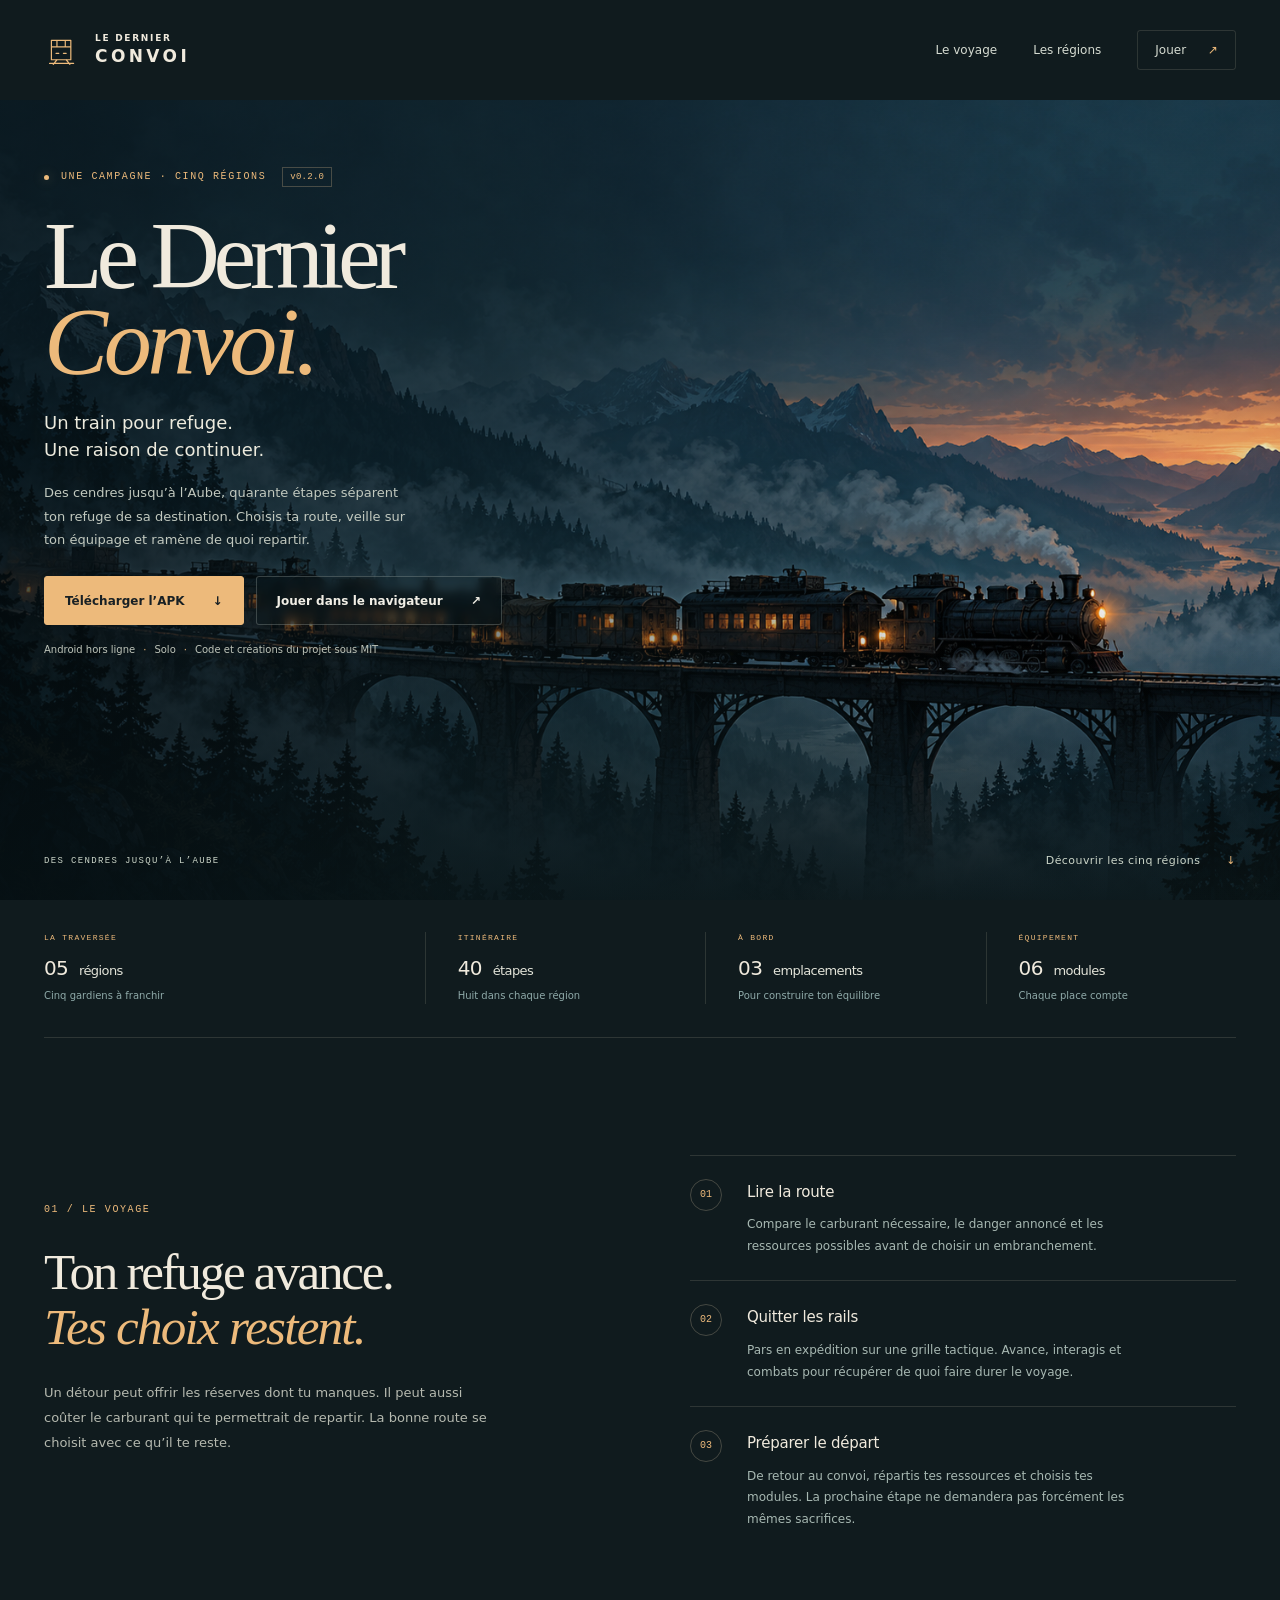
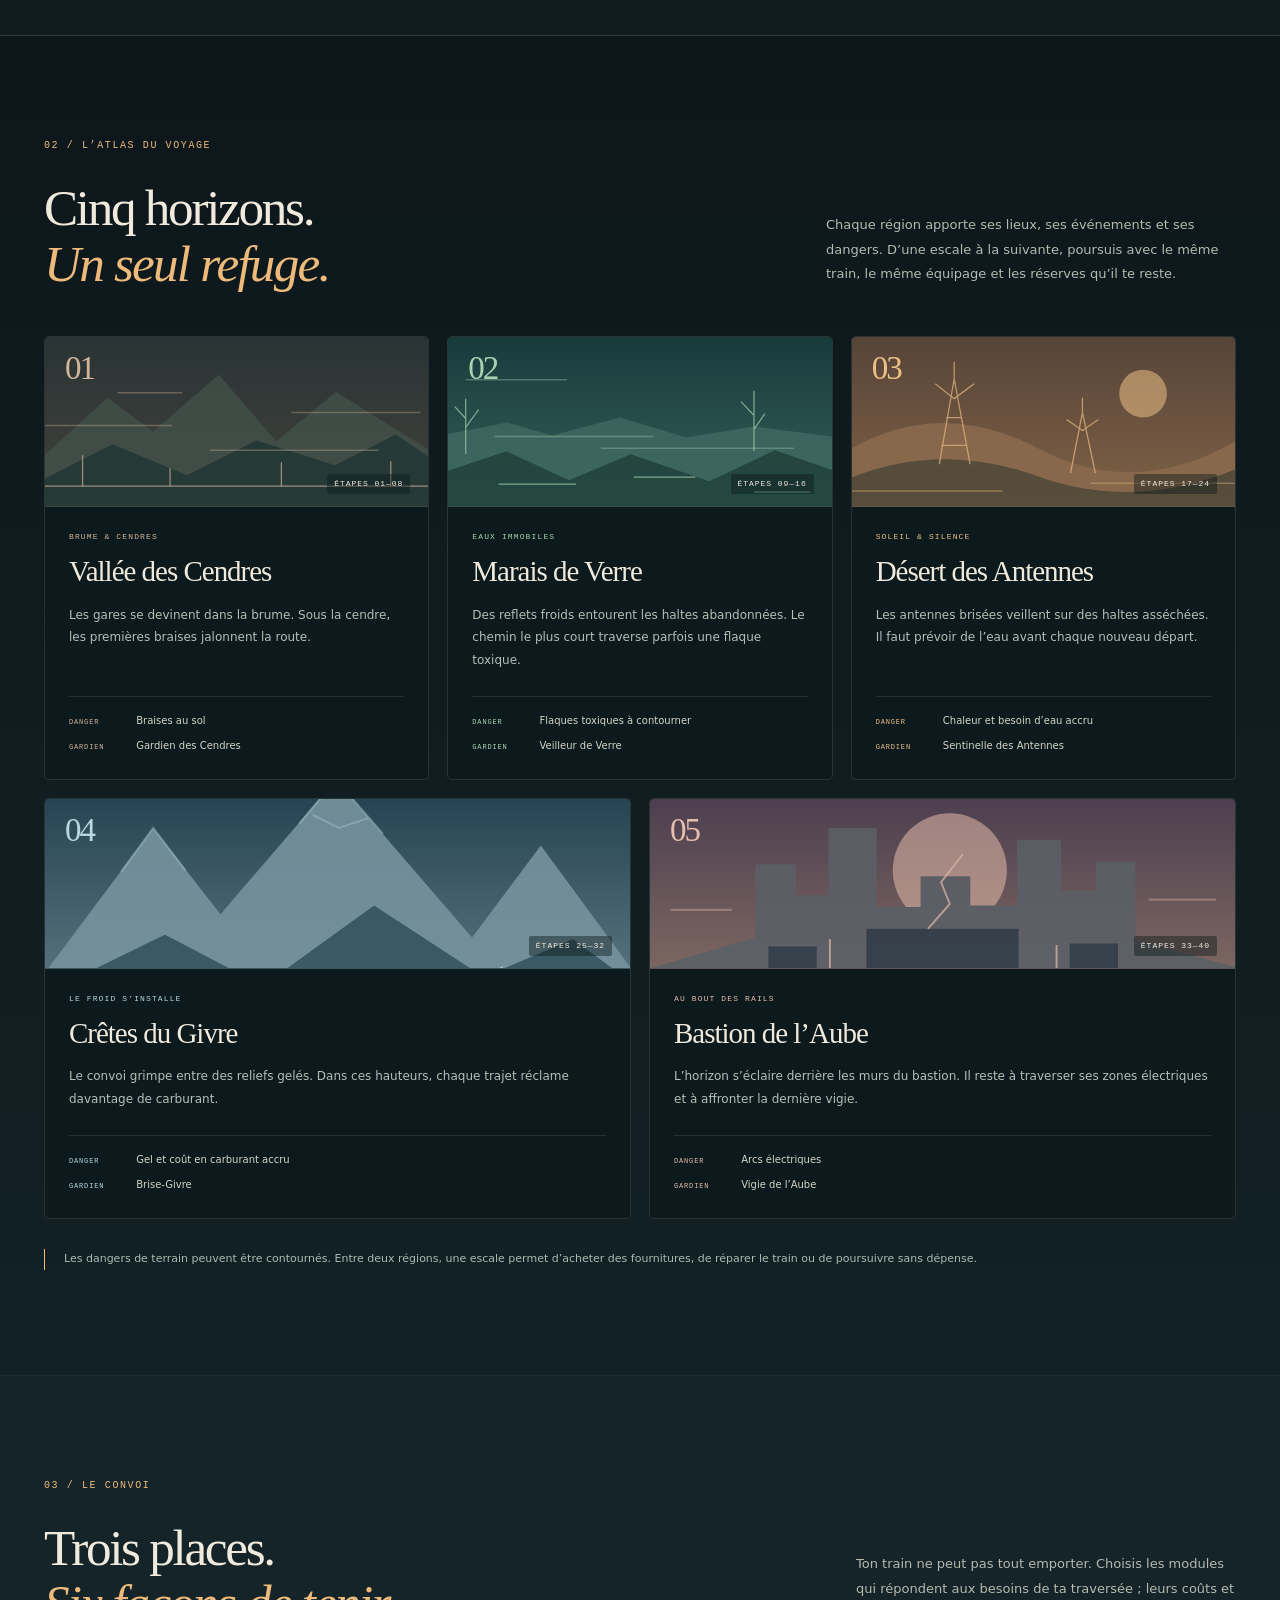
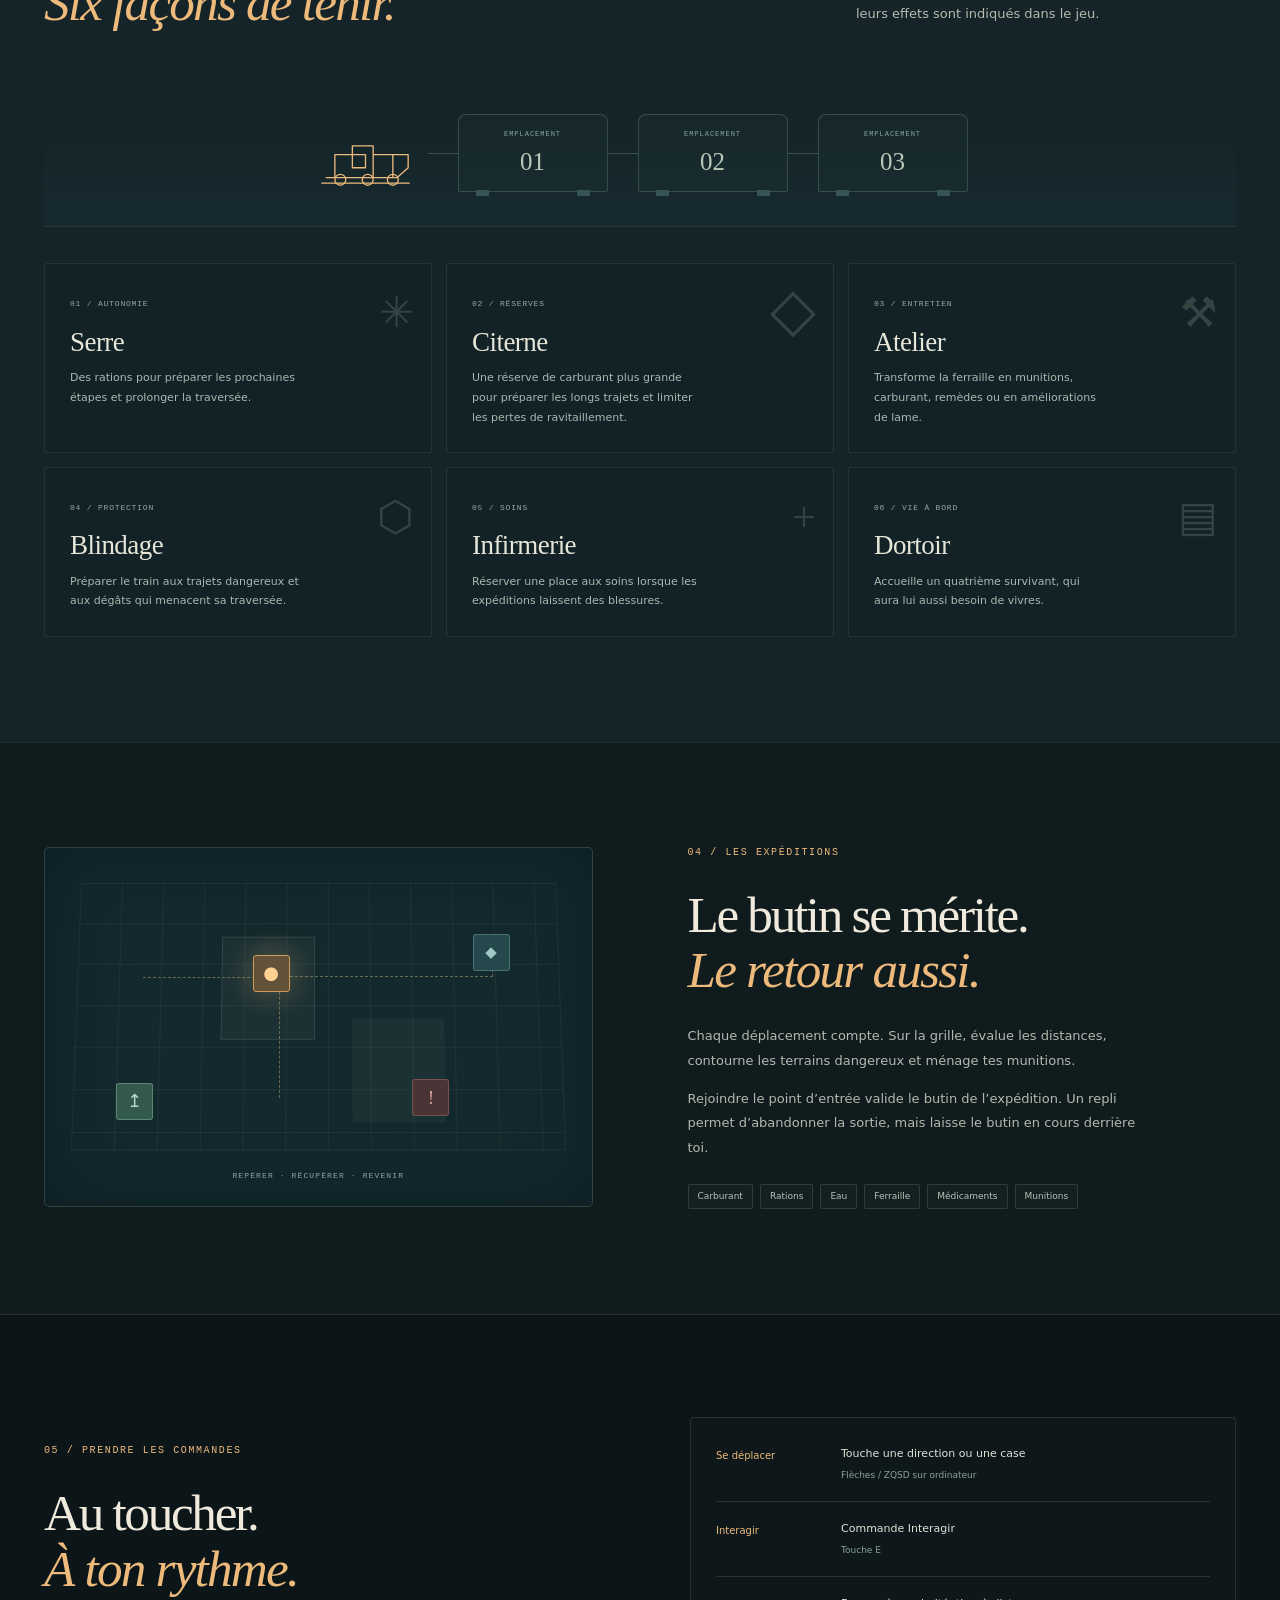
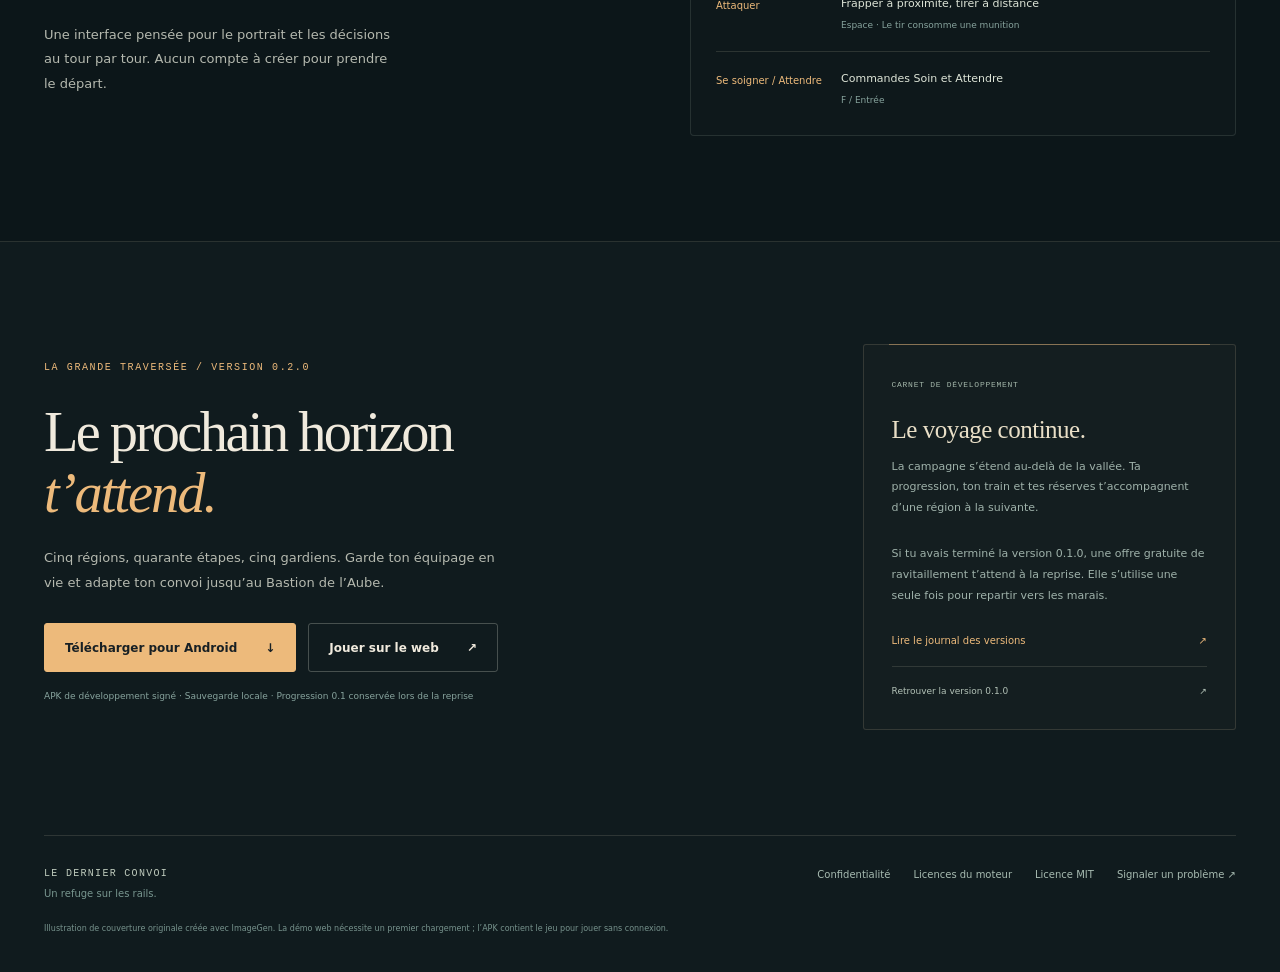
<file: docs/index.html>
<!doctype html>
<html lang="fr">
<head>
  <meta charset="utf-8">
  <meta name="viewport" content="width=device-width,initial-scale=1,viewport-fit=cover">
  <meta name="theme-color" content="#101b1e">
  <meta name="description" content="Cinq régions, quarante étapes et un train pour refuge. Le Dernier Convoi, jeu de survie et de stratégie Android entièrement hors ligne. Version 0.2.0.">
  <meta property="og:title" content="Le Dernier Convoi — un refuge sur les rails">
  <meta property="og:description" content="Des cendres jusqu’à l’Aube : cinq régions, cinq gardiens et quarante étapes. Choisis ta route, aménage ton train et reviens de chaque expédition. Version 0.2.0.">
  <meta property="og:image" content="https://zachiran42.github.io/le-dernier-convoi/assets/key-art.png">
  <meta http-equiv="Content-Security-Policy" content="default-src 'self'; script-src 'none'; style-src 'self'; img-src 'self' data:; connect-src 'none'; object-src 'none'; base-uri 'self'; form-action 'none'">
  <title>Le Dernier Convoi — un refuge sur les rails</title>
  <link rel="stylesheet" href="style.css?v=0.2.0">
</head>
<body>
  <a class="skip-link" href="#voyage">Aller au contenu</a>
  <header class="header">
    <a class="wordmark" href="./" aria-label="Le Dernier Convoi, accueil">
      <svg class="brand-mark" viewBox="0 0 40 40" aria-hidden="true"><path d="M8 9h21v21H8zM8 16h21M14 9v7M23 9v7M6 34h26M14 30l-4 5M24 30l4 5"/><path d="M13 23h3m5 0h3"/></svg>
      <span>LE DERNIER<br><strong>CONVOI</strong></span>
    </a>
    <nav class="nav" aria-label="Navigation principale">
      <a href="#voyage">Le voyage</a>
      <a href="#regions">Les régions</a>
      <a class="nav-play" href="play/index.html?v=0.2.0">Jouer <span aria-hidden="true">↗</span></a>
    </nav>
  </header>

  <main>
    <section class="hero" aria-labelledby="game-title">
      <img class="hero-art" src="assets/key-art.png" width="1672" height="941" alt="Un long train aux fenêtres ambrées traverse un viaduc au milieu des pins et des montagnes noyées dans la brume." fetchpriority="high">
      <div class="hero-shade" aria-hidden="true"></div>
      <div class="hero-content container">
        <p class="eyebrow"><span class="status-light" aria-hidden="true"></span> UNE CAMPAGNE · CINQ RÉGIONS <span class="version">v0.2.0</span></p>
        <h1 id="game-title">Le Dernier<br><em>Convoi.</em></h1>
        <p class="hero-line">Un train pour refuge.<br>Une raison de continuer.</p>
        <p class="hero-description">Des cendres jusqu’à l’Aube, quarante étapes séparent ton refuge de sa destination. Choisis ta route, veille sur ton équipage et ramène de quoi repartir.</p>
        <div class="actions">
          <a class="button primary" href="https://github.com/Zachiran42/le-dernier-convoi/releases/download/v0.2.0/le-dernier-convoi-0.2.0.apk" download><span>Télécharger l’APK</span><span aria-hidden="true">↓</span></a>
          <a class="button ghost" href="play/index.html?v=0.2.0">Jouer dans le navigateur <span aria-hidden="true">↗</span></a>
        </div>
        <p class="hero-meta">Android hors ligne <span>·</span> Solo <span>·</span> Code et créations du projet sous MIT</p>
      </div>
      <div class="hero-bottom container"><span>DES CENDRES JUSQU’À L’AUBE</span><a href="#regions">Découvrir les cinq régions <span aria-hidden="true">↓</span></a></div>
    </section>

    <div class="ticket container" aria-label="Contenu de la version 0.2.0">
      <div><small>LA TRAVERSÉE</small><strong>05 <i>régions</i></strong><span>Cinq gardiens à franchir</span></div>
      <div><small>ITINÉRAIRE</small><strong>40 <i>étapes</i></strong><span>Huit dans chaque région</span></div>
      <div><small>À BORD</small><strong>03 <i>emplacements</i></strong><span>Pour construire ton équilibre</span></div>
      <div><small>ÉQUIPEMENT</small><strong>06 <i>modules</i></strong><span>Chaque place compte</span></div>
    </div>

    <section id="voyage" class="section container voyage" aria-labelledby="voyage-title">
      <div class="section-intro">
        <p class="eyebrow">01 / LE VOYAGE</p>
        <h2 id="voyage-title">Ton refuge avance.<br><em>Tes choix restent.</em></h2>
        <p>Un détour peut offrir les réserves dont tu manques. Il peut aussi coûter le carburant qui te permettrait de repartir. La bonne route se choisit avec ce qu’il te reste.</p>
      </div>
      <div class="journey-steps">
        <article><span class="step-number">01</span><div><h3>Lire la route</h3><p>Compare le carburant nécessaire, le danger annoncé et les ressources possibles avant de choisir un embranchement.</p></div></article>
        <article><span class="step-number">02</span><div><h3>Quitter les rails</h3><p>Pars en expédition sur une grille tactique. Avance, interagis et combats pour récupérer de quoi faire durer le voyage.</p></div></article>
        <article><span class="step-number">03</span><div><h3>Préparer le départ</h3><p>De retour au convoi, répartis tes ressources et choisis tes modules. La prochaine étape ne demandera pas forcément les mêmes sacrifices.</p></div></article>
      </div>
    </section>

    <section id="regions" class="section regions-section" aria-labelledby="regions-title">
      <div class="container">
        <div class="section-heading"><div><p class="eyebrow">02 / L’ATLAS DU VOYAGE</p><h2 id="regions-title">Cinq horizons.<br><em>Un seul refuge.</em></h2></div><p>Chaque région apporte ses lieux, ses événements et ses dangers. D’une escale à la suivante, poursuis avec le même train, le même équipage et les réserves qu’il te reste.</p></div>
        <div class="region-grid">
          <article class="region-card region-ash" aria-labelledby="region-ash-title">
            <div class="region-art" aria-hidden="true"><svg viewBox="0 0 400 170" preserveAspectRatio="xMidYMid slice"><path class="land-back" d="M0 125 70 61 116 95 182 38 240 105 300 55 400 118V170H0Z"/><path class="land-front" d="M0 146 75 108 150 139 220 104 299 129 360 98 400 125V170H0Z"/><path class="land-detail" d="M0 150H400M45 151V119M355 151V125M133 151V132M245 151V126"/><path class="atmosphere" d="M5 89h130m38 25h170M80 56h65m110 20h130"/></svg><span class="region-number">01</span><span class="region-distance">ÉTAPES 01—08</span></div>
            <div class="region-copy"><p class="region-kicker">BRUME &amp; CENDRES</p><h3 id="region-ash-title">Vallée des Cendres</h3><p>Les gares se devinent dans la brume. Sous la cendre, les premières braises jalonnent la route.</p><p class="region-danger"><span>DANGER</span> Braises au sol</p><p class="region-guardian"><span>GARDIEN</span> Gardien des Cendres</p></div>
          </article>
          <article class="region-card region-glass" aria-labelledby="region-glass-title">
            <div class="region-art" aria-hidden="true"><svg viewBox="0 0 400 170" preserveAspectRatio="xMidYMid slice"><path class="land-back" d="M0 99 67 86 112 99 180 81 247 101 315 90 400 101V170H0Z"/><path class="land-front" d="M0 137 66 115 129 144 191 118 270 145 336 114 400 136V170H0Z"/><path class="land-detail" d="M25 118V62m0 20-11-12m11 21 13-18m277 42V54m0 25-13-14m13 28 11-16M58 148h78m58-7h62m59 15h57"/><path class="atmosphere" d="M54 100h160m-53 12h194M25 43h102"/></svg><span class="region-number">02</span><span class="region-distance">ÉTAPES 09—16</span></div>
            <div class="region-copy"><p class="region-kicker">EAUX IMMOBILES</p><h3 id="region-glass-title">Marais de Verre</h3><p>Des reflets froids entourent les haltes abandonnées. Le chemin le plus court traverse parfois une flaque toxique.</p><p class="region-danger"><span>DANGER</span> Flaques toxiques à contourner</p><p class="region-guardian"><span>GARDIEN</span> Veilleur de Verre</p></div>
          </article>
          <article class="region-card region-signal" aria-labelledby="region-signal-title">
            <div class="region-art" aria-hidden="true"><svg viewBox="0 0 400 170" preserveAspectRatio="xMidYMid slice"><circle class="region-sun" cx="300" cy="57" r="24"/><path class="land-back" d="M0 116Q94 59 194 112T400 101V170H0Z"/><path class="land-front" d="M0 144Q94 104 194 140T400 130V170H0Z"/><path class="land-detail" d="m95 128 15-86 16 86m-24-47h16m-21 28h26M110 42V25m-19 22 19 15 20-15m97 90 12-61 13 61m-13-61V61m-16 22 16 11 16-11"/><path class="atmosphere" d="M0 155h159m88-8h153"/></svg><span class="region-number">03</span><span class="region-distance">ÉTAPES 17—24</span></div>
            <div class="region-copy"><p class="region-kicker">SOLEIL &amp; SILENCE</p><h3 id="region-signal-title">Désert des Antennes</h3><p>Les antennes brisées veillent sur des haltes asséchées. Il faut prévoir de l’eau avant chaque nouveau départ.</p><p class="region-danger"><span>DANGER</span> Chaleur et besoin d’eau accru</p><p class="region-guardian"><span>GARDIEN</span> Sentinelle des Antennes</p></div>
          </article>
          <article class="region-card region-frost" aria-labelledby="region-frost-title">
            <div class="region-art" aria-hidden="true"><svg viewBox="0 0 400 170" preserveAspectRatio="xMidYMid slice"><path class="land-back" d="m0 146 74-99 46 59 79-92 93 108 47-63 61 83v28H0Z"/><path class="atmosphere" d="m52 77 22-30 22 29m78-32 25-30 32 37m-9-11-21 7-18-9"/><path class="land-front" d="M0 160 82 120 149 155 225 100 300 149 361 123 400 152V170H0Z"/><path class="land-detail" d="M0 155h400m-300-2 23-9m171 9 19-11"/></svg><span class="region-number">04</span><span class="region-distance">ÉTAPES 25—32</span></div>
            <div class="region-copy"><p class="region-kicker">LE FROID S’INSTALLE</p><h3 id="region-frost-title">Crêtes du Givre</h3><p>Le convoi grimpe entre des reliefs gelés. Dans ces hauteurs, chaque trajet réclame davantage de carburant.</p><p class="region-danger"><span>DANGER</span> Gel et coût en carburant accru</p><p class="region-guardian"><span>GARDIEN</span> Brise-Givre</p></div>
          </article>
          <article class="region-card region-dawn" aria-labelledby="region-dawn-title">
            <div class="region-art" aria-hidden="true"><svg viewBox="0 0 400 170" preserveAspectRatio="xMidYMid slice"><circle class="region-sun" cx="205" cy="76" r="39"/><path class="land-back" d="M0 143 72 122V72h28v21h22V47h33v54h30V80h34v20h32V55h30v35h24V70h27v54l68 18v28H0Z"/><path class="land-front" d="M0 159h81v-31h33v16h34v-28h104v28h35v-18h33v31h80v13H0Z"/><path class="land-detail" d="m190 116 15-17-6-15 15-19m-36 79h46m-101-1v-20m155 21v-17"/><path class="atmosphere" d="M14 103h42m285-7h46"/></svg><span class="region-number">05</span><span class="region-distance">ÉTAPES 33—40</span></div>
            <div class="region-copy"><p class="region-kicker">AU BOUT DES RAILS</p><h3 id="region-dawn-title">Bastion de l’Aube</h3><p>L’horizon s’éclaire derrière les murs du bastion. Il reste à traverser ses zones électriques et à affronter la dernière vigie.</p><p class="region-danger"><span>DANGER</span> Arcs électriques</p><p class="region-guardian"><span>GARDIEN</span> Vigie de l’Aube</p></div>
          </article>
        </div>
        <p class="region-footnote">Les dangers de terrain peuvent être contournés. Entre deux régions, une escale permet d’acheter des fournitures, de réparer le train ou de poursuivre sans dépense.</p>
      </div>
    </section>

    <section id="convoi" class="section module-section" aria-labelledby="convoi-title">
      <div class="container">
        <div class="section-heading"><div><p class="eyebrow">03 / LE CONVOI</p><h2 id="convoi-title">Trois places.<br><em>Six façons de tenir.</em></h2></div><p>Ton train ne peut pas tout emporter. Choisis les modules qui répondent aux besoins de ta traversée ; leurs coûts et leurs effets sont indiqués dans le jeu.</p></div>
        <div class="train-diagram" aria-label="Trois emplacements de modules dans le convoi"><span class="locomotive" aria-hidden="true"><svg viewBox="0 0 96 52"><path d="M12 38h65l10-9V17H55V9H36v8H20v21M55 17v21M73 17v21M36 17h12v12H36zM8 43h80"/><circle cx="25" cy="40" r="5"/><circle cx="50" cy="40" r="5"/><circle cx="73" cy="40" r="5"/></svg></span><span class="coupling" aria-hidden="true"></span><span class="wagon-slot"><small>EMPLACEMENT</small>01</span><span class="coupling" aria-hidden="true"></span><span class="wagon-slot"><small>EMPLACEMENT</small>02</span><span class="coupling" aria-hidden="true"></span><span class="wagon-slot"><small>EMPLACEMENT</small>03</span></div>
        <div class="module-grid">
          <article class="module"><span class="module-index">01 / AUTONOMIE</span><h3>Serre</h3><p>Des rations pour préparer les prochaines étapes et prolonger la traversée.</p><span class="module-symbol" aria-hidden="true">✳</span></article>
          <article class="module"><span class="module-index">02 / RÉSERVES</span><h3>Citerne</h3><p>Une réserve de carburant plus grande pour préparer les longs trajets et limiter les pertes de ravitaillement.</p><span class="module-symbol droplet" aria-hidden="true">◇</span></article>
          <article class="module"><span class="module-index">03 / ENTRETIEN</span><h3>Atelier</h3><p>Transforme la ferraille en munitions, carburant, remèdes ou en améliorations de lame.</p><span class="module-symbol" aria-hidden="true">⚒</span></article>
          <article class="module"><span class="module-index">04 / PROTECTION</span><h3>Blindage</h3><p>Préparer le train aux trajets dangereux et aux dégâts qui menacent sa traversée.</p><span class="module-symbol" aria-hidden="true">⬡</span></article>
          <article class="module"><span class="module-index">05 / SOINS</span><h3>Infirmerie</h3><p>Réserver une place aux soins lorsque les expéditions laissent des blessures.</p><span class="module-symbol" aria-hidden="true">+</span></article>
          <article class="module"><span class="module-index">06 / VIE À BORD</span><h3>Dortoir</h3><p>Accueille un quatrième survivant, qui aura lui aussi besoin de vivres.</p><span class="module-symbol" aria-hidden="true">▤</span></article>
        </div>
      </div>
    </section>

    <section class="section container expedition" aria-labelledby="expedition-title">
      <div class="expedition-visual" aria-hidden="true"><div class="grid-lines"></div><span class="trail trail-one"></span><span class="trail trail-two"></span><span class="map-point start">↥</span><span class="map-point loot">◆</span><span class="map-point threat">!</span><span class="map-point player">●</span><span class="map-caption">REPÉRER · RÉCUPÉRER · REVENIR</span></div>
      <div class="section-intro"><p class="eyebrow">04 / LES EXPÉDITIONS</p><h2 id="expedition-title">Le butin se mérite.<br><em>Le retour aussi.</em></h2><p>Chaque déplacement compte. Sur la grille, évalue les distances, contourne les terrains dangereux et ménage tes munitions.</p><p>Rejoindre le point d’entrée valide le butin de l’expédition. Un repli permet d’abandonner la sortie, mais laisse le butin en cours derrière toi.</p><div class="resource-list" aria-label="Ressources à gérer"><span>Carburant</span><span>Rations</span><span>Eau</span><span>Ferraille</span><span>Médicaments</span><span>Munitions</span></div></div>
    </section>

    <section id="commandes" class="section controls-section" aria-labelledby="controls-title">
      <div class="container controls-layout"><div><p class="eyebrow">05 / PRENDRE LES COMMANDES</p><h2 id="controls-title">Au toucher.<br><em>À ton rythme.</em></h2><p>Une interface pensée pour le portrait et les décisions au tour par tour. Aucun compte à créer pour prendre le départ.</p></div><div class="controls-card"><div class="control-row"><span>Se déplacer</span><strong>Touche une direction ou une case</strong><small>Flèches / ZQSD sur ordinateur</small></div><div class="control-row"><span>Interagir</span><strong>Commande Interagir</strong><small>Touche E</small></div><div class="control-row"><span>Attaquer</span><strong>Frapper à proximité, tirer à distance</strong><small>Espace · Le tir consomme une munition</small></div><div class="control-row"><span>Se soigner / Attendre</span><strong>Commandes Soin et Attendre</strong><small>F / Entrée</small></div></div></div>
    </section>

    <section id="jouer" class="section container departure" aria-labelledby="departure-title"><div><p class="eyebrow">LA GRANDE TRAVERSÉE / VERSION 0.2.0</p><h2 id="departure-title">Le prochain horizon<br><em>t’attend.</em></h2><p>Cinq régions, quarante étapes, cinq gardiens. Garde ton équipage en vie et adapte ton convoi jusqu’au Bastion de l’Aube.</p><div class="actions"><a class="button primary" href="https://github.com/Zachiran42/le-dernier-convoi/releases/download/v0.2.0/le-dernier-convoi-0.2.0.apk" download>Télécharger pour Android <span aria-hidden="true">↓</span></a><a class="button outline" href="play/index.html?v=0.2.0">Jouer sur le web <span aria-hidden="true">↗</span></a></div><p class="download-note">APK de développement signé · Sauvegarde locale · Progression 0.1 conservée lors de la reprise</p></div><aside class="field-note"><span class="note-label">CARNET DE DÉVELOPPEMENT</span><h3>Le voyage continue.</h3><p>La campagne s’étend au-delà de la vallée. Ta progression, ton train et tes réserves t’accompagnent d’une région à la suivante.</p><p>Si tu avais terminé la version 0.1.0, une offre gratuite de ravitaillement t’attend à la reprise. Elle s’utilise une seule fois pour repartir vers les marais.</p><a href="https://github.com/Zachiran42/le-dernier-convoi/blob/main/CHANGELOG.md">Lire le journal des versions <span aria-hidden="true">↗</span></a><a class="previous-release" href="https://github.com/Zachiran42/le-dernier-convoi/releases/tag/v0.1.0">Retrouver la version 0.1.0 <span aria-hidden="true">↗</span></a></aside></section>
  </main>

  <footer class="footer container"><div class="footer-brand">LE DERNIER CONVOI <span>Un refuge sur les rails.</span></div><div><a href="privacy.html">Confidentialité</a>
      <a href="GODOT_THIRD_PARTY_LICENSES.txt">Licences du moteur</a><a href="https://github.com/Zachiran42/le-dernier-convoi/blob/main/LICENSE">Licence MIT</a><a href="https://github.com/Zachiran42/le-dernier-convoi/issues">Signaler un problème <span aria-hidden="true">↗</span></a></div><p>Illustration de couverture originale créée avec ImageGen. La démo web nécessite un premier chargement ; l’APK contient le jeu pour jouer sans connexion.</p></footer>
</body>
</html>
</file>
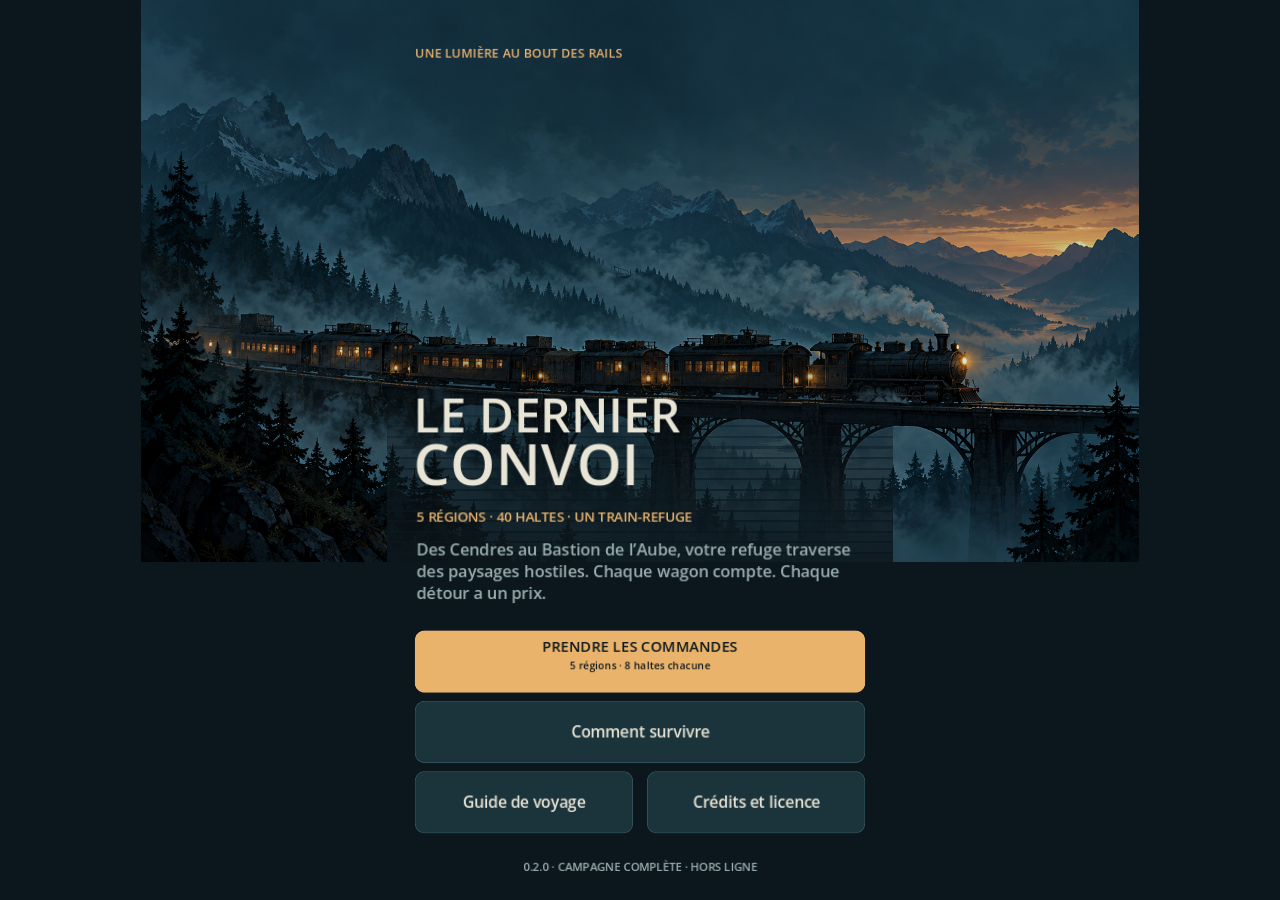
<file: docs/play/index.html>
<!DOCTYPE html>
<html lang="en">
	<head>
		<meta charset="utf-8">
		<meta name="viewport" content="width=device-width, user-scalable=no, initial-scale=1.0">
		<title>Le Dernier Convoi</title>
		<style>
html, body, #canvas {
	margin: 0;
	padding: 0;
	border: 0;
}

body {
	color: white;
	background-color: black;
	overflow: hidden;
	touch-action: none;
}

#canvas {
	display: block;
}

#canvas:focus {
	outline: none;
}

#status, #status-splash, #status-progress {
	position: absolute;
	left: 0;
	right: 0;
}

#status, #status-splash {
	top: 0;
	bottom: 0;
}

#status {
	background-color: #242424;
	display: flex;
	flex-direction: column;
	justify-content: center;
	align-items: center;
	visibility: hidden;
}

#status-splash {
	max-height: 100%;
	max-width: 100%;
	margin: auto;
}

#status-splash.show-image--false {
	display: none;
}

#status-splash.fullsize--true {
	height: 100%;
	width: 100%;
	object-fit: contain;
}

#status-splash.use-filter--false {
	image-rendering: pixelated;
}

#status-progress, #status-notice {
	display: none;
}

#status-progress {
	bottom: 10%;
	width: 50%;
	margin: 0 auto;
}

#status-notice {
	background-color: #5b3943;
	border-radius: 0.5rem;
	border: 1px solid #9b3943;
	color: #e0e0e0;
	font-family: 'Noto Sans', 'Droid Sans', Arial, sans-serif;
	line-height: 1.3;
	margin: 0 2rem;
	overflow: hidden;
	padding: 1rem;
	text-align: center;
	z-index: 1;
}
		</style>
		<link id="-gd-engine-icon" rel="icon" type="image/png" href="index.icon.png" />
<link rel="apple-touch-icon" href="index.apple-touch-icon.png"/>

	</head>
	<body>
		<canvas id="canvas">
			Your browser does not support the canvas tag.
		</canvas>

		<noscript>
			Your browser does not support JavaScript.
		</noscript>

		<div id="status">
			<img id="status-splash" class="show-image--true fullsize--true use-filter--true" src="index.png" alt="">
			<progress id="status-progress"></progress>
			<div id="status-notice"></div>
		</div>

		<script src="convoi-wasm-loader.js"></script>
		<script src="index.js"></script>
		<script>
const GODOT_CONFIG = {"args":[],"canvasResizePolicy":2,"emscriptenPoolSize":8,"ensureCrossOriginIsolationHeaders":true,"executable":"index","experimentalVK":false,"fileSizes":{"index.pck":1929472,"index.wasm":39514754,"index.ce85ec48c058.pck":1929472},"focusCanvas":true,"gdextensionLibs":[],"godotPoolSize":4,"mainPack":"index.ce85ec48c058.pck"};
const GODOT_THREADS_ENABLED = false;
const engine = new Engine(GODOT_CONFIG);

(function () {
	const statusOverlay = document.getElementById('status');
	const statusProgress = document.getElementById('status-progress');
	const statusNotice = document.getElementById('status-notice');

	let initializing = true;
	let statusMode = '';

	function setStatusMode(mode) {
		if (statusMode === mode || !initializing) {
			return;
		}
		if (mode === 'hidden') {
			statusOverlay.remove();
			initializing = false;
			return;
		}
		statusOverlay.style.visibility = 'visible';
		statusProgress.style.display = mode === 'progress' ? 'block' : 'none';
		statusNotice.style.display = mode === 'notice' ? 'block' : 'none';
		statusMode = mode;
	}

	function setStatusNotice(text) {
		while (statusNotice.lastChild) {
			statusNotice.removeChild(statusNotice.lastChild);
		}
		const lines = text.split('\n');
		lines.forEach((line) => {
			statusNotice.appendChild(document.createTextNode(line));
			statusNotice.appendChild(document.createElement('br'));
		});
	}

	function displayFailureNotice(err) {
		console.error(err);
		if (err instanceof Error) {
			setStatusNotice(err.message);
		} else if (typeof err === 'string') {
			setStatusNotice(err);
		} else {
			setStatusNotice('An unknown error occurred.');
		}
		setStatusMode('notice');
		initializing = false;
	}

	const missing = Engine.getMissingFeatures({
		threads: GODOT_THREADS_ENABLED,
	});

	if (missing.length !== 0) {
		if (GODOT_CONFIG['serviceWorker'] && GODOT_CONFIG['ensureCrossOriginIsolationHeaders'] && 'serviceWorker' in navigator) {
			let serviceWorkerRegistrationPromise;
			try {
				serviceWorkerRegistrationPromise = navigator.serviceWorker.getRegistration();
			} catch (err) {
				serviceWorkerRegistrationPromise = Promise.reject(new Error('Service worker registration failed.'));
			}
			// There's a chance that installing the service worker would fix the issue
			Promise.race([
				serviceWorkerRegistrationPromise.then((registration) => {
					if (registration != null) {
						return Promise.reject(new Error('Service worker already exists.'));
					}
					return registration;
				}).then(() => engine.installServiceWorker()),
				// For some reason, `getRegistration()` can stall
				new Promise((resolve) => {
					setTimeout(() => resolve(), 2000);
				}),
			]).then(() => {
				// Reload if there was no error.
				window.location.reload();
			}).catch((err) => {
				console.error('Error while registering service worker:', err);
			});
		} else {
			// Display the message as usual
			const missingMsg = 'Error\nThe following features required to run Godot projects on the Web are missing:\n';
			displayFailureNotice(missingMsg + missing.join('\n'));
		}
	} else {
		setStatusMode('progress');
		engine.startGame({
			'onProgress': function (current, total) {
				if (current > 0 && total > 0) {
					statusProgress.value = current;
					statusProgress.max = total;
				} else {
					statusProgress.removeAttribute('value');
					statusProgress.removeAttribute('max');
				}
			},
		}).then(() => {
			setStatusMode('hidden');
		}, displayFailureNotice);
	}
}());
		</script>
	</body>
</html>
</file>
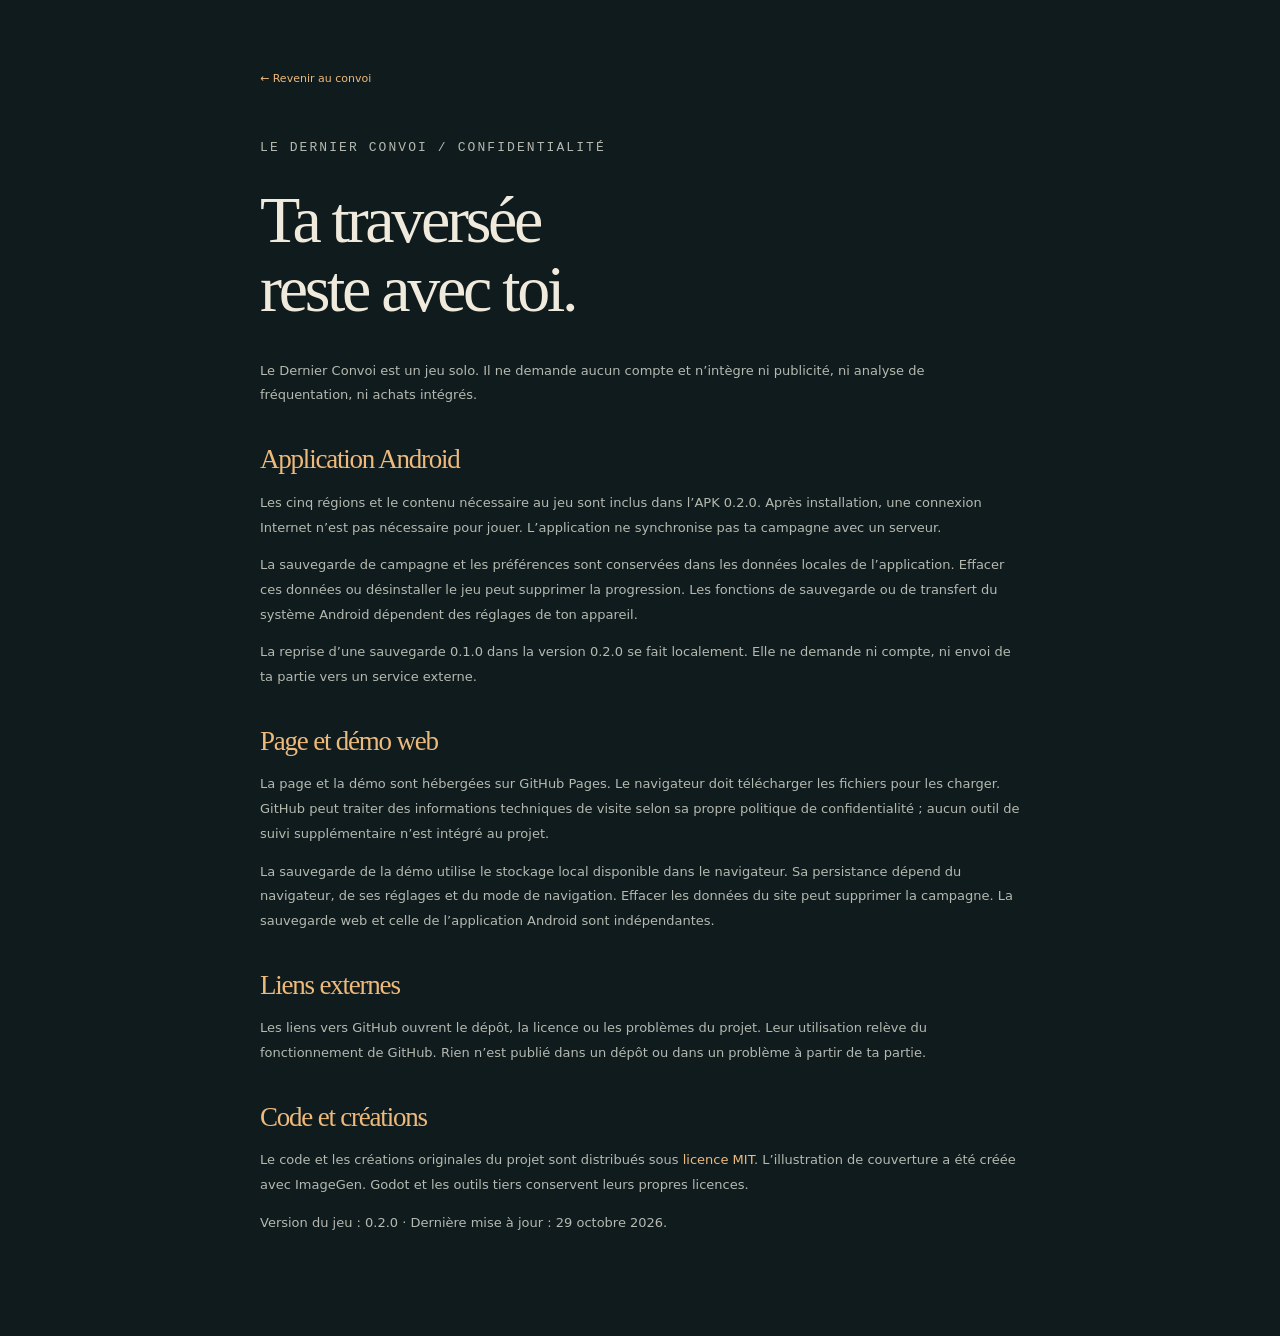
<file: docs/privacy.html>
<!doctype html>
<html lang="fr">
<head>
  <meta charset="utf-8">
  <meta name="viewport" content="width=device-width,initial-scale=1">
  <meta name="theme-color" content="#101b1e">
  <meta http-equiv="Content-Security-Policy" content="default-src 'self'; script-src 'none'; style-src 'self'; img-src 'self' data:; connect-src 'none'; object-src 'none'; base-uri 'self'; form-action 'none'">
  <title>Confidentialité — Le Dernier Convoi</title>
  <meta name="description" content="Confidentialité du Dernier Convoi 0.2.0 : jeu Android hors ligne, sauvegardes locales et démo web sans compte ni outil de suivi ajouté.">
  <link rel="stylesheet" href="style.css?v=0.2.0">
</head>
<body>
  <main class="privacy-main">
    <a class="back" href="./">← Revenir au convoi</a>
    <p class="eyebrow">LE DERNIER CONVOI / CONFIDENTIALITÉ</p>
    <h1>Ta traversée<br>reste avec toi.</h1>
    <p>Le Dernier Convoi est un jeu solo. Il ne demande aucun compte et n’intègre ni publicité, ni analyse de fréquentation, ni achats intégrés.</p>
    <h2>Application Android</h2>
    <p>Les cinq régions et le contenu nécessaire au jeu sont inclus dans l’APK 0.2.0. Après installation, une connexion Internet n’est pas nécessaire pour jouer. L’application ne synchronise pas ta campagne avec un serveur.</p>
    <p>La sauvegarde de campagne et les préférences sont conservées dans les données locales de l’application. Effacer ces données ou désinstaller le jeu peut supprimer la progression. Les fonctions de sauvegarde ou de transfert du système Android dépendent des réglages de ton appareil.</p>
    <p>La reprise d’une sauvegarde 0.1.0 dans la version 0.2.0 se fait localement. Elle ne demande ni compte, ni envoi de ta partie vers un service externe.</p>
    <h2>Page et démo web</h2>
    <p>La page et la démo sont hébergées sur GitHub Pages. Le navigateur doit télécharger les fichiers pour les charger. GitHub peut traiter des informations techniques de visite selon sa propre politique de confidentialité ; aucun outil de suivi supplémentaire n’est intégré au projet.</p>
    <p>La sauvegarde de la démo utilise le stockage local disponible dans le navigateur. Sa persistance dépend du navigateur, de ses réglages et du mode de navigation. Effacer les données du site peut supprimer la campagne. La sauvegarde web et celle de l’application Android sont indépendantes.</p>
    <h2>Liens externes</h2>
    <p>Les liens vers GitHub ouvrent le dépôt, la licence ou les problèmes du projet. Leur utilisation relève du fonctionnement de GitHub. Rien n’est publié dans un dépôt ou dans un problème à partir de ta partie.</p>
    <h2>Code et créations</h2>
    <p>Le code et les créations originales du projet sont distribués sous <a href="https://github.com/Zachiran42/le-dernier-convoi/blob/main/LICENSE">licence MIT</a>. L’illustration de couverture a été créée avec ImageGen. Godot et les outils tiers conservent leurs propres licences.</p>
    <p>Version du jeu : 0.2.0 · Dernière mise à jour : 29 octobre 2026.</p>
  </main>
</body>
</html>
</file>
<file: docs/style.css>
:root{--ink:#f0eadd;--muted:#b5b9af;--paper:#dce1d5;--background:#101b1e;--deep:#0b1417;--teal:#26464b;--amber:#edba7b;--line:#e3d9bf24;--serif:Georgia,"Times New Roman",serif;--sans:Inter,ui-sans-serif,system-ui,-apple-system,"Segoe UI",sans-serif}
*{box-sizing:border-box}
html{scroll-behavior:smooth;scroll-padding-top:35px;color-scheme:dark}
body{margin:0;background:var(--background);color:var(--ink);font:15px/1.7 var(--sans);-webkit-font-smoothing:antialiased}
a{color:inherit;text-decoration:none;-webkit-tap-highlight-color:transparent}
button,a{touch-action:manipulation}
a:focus-visible,button:focus-visible{outline:3px solid var(--amber);outline-offset:6px}
svg{display:block}
.container{width:min(1240px,calc(100% - 88px));margin-inline:auto}
.skip-link{position:absolute;top:-100px;left:20px;z-index:10;background:var(--amber);color:var(--deep);padding:12px 18px}
.skip-link:focus{top:15px}
.header{height:100px;display:flex;align-items:center;justify-content:space-between;width:min(1400px,calc(100% - 88px));margin:auto;background:var(--background)}
.wordmark{display:flex;align-items:center;gap:14px;font-size:9px;font-weight:550;letter-spacing:.19em;line-height:1.35}
.wordmark strong{font-size:17px;letter-spacing:.2em;font-weight:650}
.brand-mark{width:37px;height:37px;stroke:var(--amber);fill:none;stroke-width:1.3;stroke-linecap:round;stroke-linejoin:round}
.nav{display:flex;gap:36px;align-items:center;font-size:12px;color:#d5dbd1}
.nav a:hover{color:var(--amber)}
.nav-play{padding:9px 17px;border:1px solid var(--line);border-radius:3px}
.nav-play span{margin-left:18px;color:var(--amber)}
.hero{min-height:760px;height:min(840px,calc(100svh - 100px));position:relative;isolation:isolate;background:#152d35;display:flex;align-items:flex-start}
.hero-art{position:absolute;inset:0;width:100%;height:100%;object-fit:cover;object-position:center 53%;z-index:-3}
.hero-shade{position:absolute;inset:0;background:linear-gradient(90deg,rgba(5,15,19,.73) 0%,rgba(9,22,26,.5) 38%,rgba(7,15,19,.08) 76%),linear-gradient(0deg,rgba(10,21,23,.86),transparent 32%);z-index:-2}
.hero-content{padding-top:67px;padding-bottom:95px}
.eyebrow{font:10px/1.6 ui-monospace,"SFMono-Regular",Consolas,monospace;letter-spacing:.16em;color:var(--amber);margin:0 0 26px;display:flex;align-items:center;gap:12px}
.status-light{width:5px;height:5px;background:var(--amber);border-radius:50%;box-shadow:0 0 12px #e8b56b66}
.version{margin-left:4px;border:1px solid #e9c39444;padding:2px 7px;font-size:9px;letter-spacing:.03em}
h1,h2,h3,p{margin-top:0}
h1{font:400 clamp(74px,7.5vw,110px)/.89 var(--serif);letter-spacing:-.065em;margin:0 0 25px;max-width:650px}
h1 em,h2 em{font-weight:400;color:var(--amber)}
h1 em{letter-spacing:-.045em}
.hero-line{font-size:18px;line-height:1.5;font-weight:450;margin-bottom:18px;color:#eceadd}
.hero-description{font-size:13px;line-height:1.8;color:#c2c9bf;max-width:370px;margin-bottom:25px}
.actions{display:flex;flex-wrap:wrap;gap:12px;align-items:center}
.button{display:inline-flex;align-items:center;justify-content:space-between;gap:28px;min-height:49px;padding:12px 20px;border-radius:3px;font-size:12px;font-weight:650;line-height:1.4;border:1px solid transparent;transition:background-color .15s ease,transform .15s ease}
.button:hover{transform:translateY(-2px)}
.button.primary{color:#182024;background:var(--amber);border-color:var(--amber)}
.button.primary:hover{background:#f5c791}
.button.ghost{background:#1020253d;border-color:#d6e0d73b;color:#f1eee5;backdrop-filter:blur(4px)}
.button.ghost:hover,.button.outline:hover{background:#dae2d70e;border-color:var(--amber)}
.button.outline{border-color:#dcdfd344;color:var(--ink);background:transparent}
.hero-meta{font-size:10px;color:#bec4b9;margin-top:16px;display:flex;flex-wrap:wrap;align-items:center;gap:8px}
.hero-meta span{color:var(--amber)}
.hero-bottom{position:absolute;bottom:30px;left:0;right:0;display:flex;align-items:center;justify-content:space-between;font:9px/1.6 ui-monospace,monospace;letter-spacing:.15em;color:#cbd5c8}
.hero-bottom>a{letter-spacing:.04em;text-transform:none;font-family:var(--sans);font-size:11px}
.hero-bottom>a span{margin-left:22px;color:var(--amber)}
.ticket{display:grid;grid-template-columns:1.4fr repeat(3,1fr);padding:32px 0 33px;gap:30px;border-bottom:1px solid var(--line)}
.ticket>div{display:flex;flex-direction:column;justify-content:center;position:relative}
.ticket>div+div{border-left:1px solid var(--line);padding-left:32px}
.ticket small{font:8px/1.6 ui-monospace,monospace;letter-spacing:.16em;color:var(--amber);margin-bottom:10px}
.ticket strong{font-size:20px;line-height:1.3;font-weight:500;letter-spacing:-.03em}
.ticket strong i{font-size:13px;font-style:normal;color:#e3e4d9;margin-left:5px}
.ticket span{font-size:10px;color:#8faaa9;margin-top:6px}
.section{padding-top:102px;padding-bottom:105px}
.section-intro>p:not(.eyebrow),.section-heading>p{font-size:13px;line-height:1.9;color:var(--muted);max-width:450px}
h2{font:400 clamp(36px,4vw,54px)/1.08 var(--serif);letter-spacing:-.045em;margin-bottom:27px}
h2 em{letter-spacing:-.035em}
.voyage{display:grid;grid-template-columns:1fr 1fr;gap:100px;align-items:center}
.voyage .section-intro{max-width:455px}
.journey-steps{padding-top:15px}
.journey-steps article{display:flex;gap:25px;padding:23px 0;border-top:1px solid var(--line)}
.journey-steps article:last-child{padding-bottom:0}
.step-number{flex:none;width:32px;height:32px;border:1px solid #d7c1a444;border-radius:50%;display:grid;place-items:center;color:var(--amber);font:10px/1 ui-monospace,monospace}
.journey-steps h3{font-size:15px;letter-spacing:-.015em;font-weight:500;margin:1px 0 9px}
.journey-steps p{font-size:12px;line-height:1.8;color:#a7b8b2;margin-bottom:0;max-width:380px}
.module-section{background:#142428;border-top:1px solid #d1d8c30b;border-bottom:1px solid #d1d8c30b}
.section-heading{display:flex;justify-content:space-between;align-items:flex-end;gap:65px}
.section-heading h2{margin-bottom:0}
.section-heading>p{max-width:380px;margin-bottom:4px}
.train-diagram{display:flex;align-items:center;justify-content:center;gap:0;margin:55px 0 36px;padding:29px 28px 34px;background:linear-gradient(0deg,#1a333a59,transparent);border-bottom:1px solid #b0bfa222}
.locomotive{width:115px;padding:14px 10px 0 0;align-self:flex-end}
.locomotive svg{width:100%;stroke:var(--amber);stroke-width:1.2;fill:none;stroke-linecap:round;stroke-linejoin:round}
.coupling{width:30px;height:1px;background:#809c925c;flex:none}
.wagon-slot{width:150px;height:78px;border:1px solid #91aaa144;border-radius:8px 8px 2px 2px;background:#a9d5be04;display:flex;flex-direction:column;justify-content:center;text-align:center;font:25px/1.2 var(--serif);color:#b7c9b7;position:relative}
.wagon-slot::after{content:"";position:absolute;left:17px;right:17px;bottom:-5px;height:6px;border-left:13px solid #365453;border-right:13px solid #365453}
.wagon-slot small{font:7px/1.4 ui-monospace,monospace;letter-spacing:.14em;color:#86a59f;margin-bottom:7px}
.module-grid{display:grid;grid-template-columns:repeat(3,1fr);gap:14px}
.module{padding:25px 25px 24px;position:relative;border:1px solid #9db4a521;border-radius:3px;background:#07151819;overflow:hidden;min-height:170px}
.module-index{font:8px/1.5 ui-monospace,monospace;letter-spacing:.1em;color:#92ada5}
.module h3{font:400 27px/1.2 var(--serif);letter-spacing:-.02em;margin:11px 0 10px;color:#e6e7d9}
.module p{font-size:11px;color:#a8bab0;line-height:1.8;max-width:230px;margin-bottom:0;position:relative;z-index:1}
.module-symbol{position:absolute;right:17px;top:28px;font:42px/1 Georgia,serif;color:#b6d1ba33}
.module-symbol.droplet{transform:rotate(0deg);font-size:60px;top:16px}
.expedition{display:grid;grid-template-columns:1fr 1fr;gap:95px;align-items:center}
.expedition-visual{position:relative;height:360px;background:#14292d;border:1px solid #c6ccad26;overflow:hidden;border-radius:5px;box-shadow:inset 0 0 80px #07181f99}
.grid-lines{position:absolute;inset:31px 31px 57px;background-image:linear-gradient(#97aea714 1px,transparent 1px),linear-gradient(90deg,#97aea714 1px,transparent 1px);background-size:42px 42px;border-right:1px solid #97aea714;border-bottom:1px solid #97aea714;transform:perspective(900px) rotateX(8deg)}
.grid-lines::after{content:"";position:absolute;left:30%;top:21%;width:19%;height:38%;background:#78958813;border:1px solid #b0c6b321;box-shadow:130px 83px 0 -1px #78958813}
.map-point{position:absolute;width:37px;height:37px;display:grid;place-items:center;border-radius:3px;font-size:18px;z-index:1}
.map-point.start{left:13%;bottom:24%;color:#b7d9c8;background:#33594c;border:1px solid #92bfa56e}
.map-point.player{left:38%;top:30%;color:#ffd293;border:1px solid #cf9b5b;background:#62523a;box-shadow:0 0 30px #f0bd7955}
.map-point.loot{right:15%;top:24%;font-size:15px;color:#9fc7c5;background:#25484c;border:1px solid #81aea966}
.map-point.threat{right:26%;bottom:25%;font-family:var(--serif);color:#dcaa9e;background:#4a3436;border:1px solid #b67d7366}
.trail{position:absolute;border:1px dashed #e7c79566;border-left:0;border-bottom:0}
.trail-one{left:18%;top:36%;width:25%;height:34%}
.trail-two{left:43%;top:30%;width:39%;height:6%;border-bottom:1px dashed #e7c79566;border-top:0}
.map-caption{position:absolute;left:0;right:0;bottom:24px;text-align:center;font:8px/1.5 ui-monospace,monospace;letter-spacing:.14em;color:#86a7a4}
.resource-list{display:flex;gap:7px;flex-wrap:wrap;margin-top:23px}
.resource-list span{padding:4px 9px;font-size:9px;border:1px solid #d9d3bb26;border-radius:2px;color:#b6c4b7;background:#e9dcb105}
.controls-section{background:#0c1619;border-top:1px solid var(--line);border-bottom:1px solid var(--line)}
.controls-layout{display:grid;grid-template-columns:1fr 1fr;gap:100px;align-items:center}
.controls-layout>div>p:not(.eyebrow){font-size:13px;line-height:1.9;max-width:350px;color:var(--muted)}
.controls-card{border:1px solid #a9baab26;border-radius:4px;padding:9px 25px;background:#b7c8ac04}
.control-row{padding:18px 0;border-bottom:1px solid var(--line);display:grid;grid-template-columns:110px 1fr;column-gap:15px;row-gap:4px}
.control-row:last-child{border-bottom:0}
.control-row>span{grid-row:1/3;font-size:10px;color:var(--amber);padding-top:2px}
.control-row strong{font-size:11px;font-weight:500;color:#dde4d7}
.control-row small{font-size:9px;color:#87a39d}
.departure{display:grid;grid-template-columns:1.3fr .7fr;gap:125px;align-items:center}
.departure h2{font-size:clamp(40px,4.4vw,63px);margin-bottom:22px}
.departure>div>p:not(.eyebrow):not(.download-note){font-size:13px;line-height:1.9;color:var(--muted);max-width:470px;margin-bottom:28px}
.download-note{font-size:9px;color:#87a39d;margin-top:17px;max-width:470px}
.field-note{padding:25px 28px 30px;border:1px solid #d6c9a229;border-radius:3px;background:#d8caa505;position:relative}
.field-note::before{content:"";position:absolute;top:-1px;left:25px;right:25px;height:1px;background:#e3b1767a}
.note-label{font:8px/1.4 ui-monospace,monospace;letter-spacing:.09em;color:#a3b6a9}
.field-note h3{font:400 25px/1.2 var(--serif);color:#e9dfc7;letter-spacing:-.02em;margin:19px 0 12px}
.field-note p{font-size:11px;line-height:1.9;color:#9fb2aa;margin-bottom:25px}
.field-note a{font-size:10px;color:var(--amber);display:flex;align-items:center;justify-content:space-between;gap:15px}
.field-note a:hover{text-decoration:underline}
.footer{padding-top:30px;padding-bottom:35px;border-top:1px solid var(--line);display:grid;grid-template-columns:1fr 1fr;gap:20px}
.footer-brand{font:10px/1.5 ui-monospace,monospace;letter-spacing:.13em;color:#bfcbbd}
.footer-brand span{display:block;font:10px/1.5 var(--sans);letter-spacing:0;color:#78968f;margin-top:5px}
.footer>div+div{display:flex;align-items:flex-start;justify-content:flex-end;gap:23px;font-size:10px;color:#a7bbb1}
.footer a:hover{color:var(--amber)}
.footer>p{grid-column:1/-1;font-size:8px;color:#77938d;line-height:1.8;max-width:740px;margin:1px 0 0}
.privacy-main{width:min(760px,calc(100% - 48px));margin:65px auto 100px}
.privacy-main h1{font-size:clamp(42px,6vw,66px);line-height:1.05;letter-spacing:-.05em;margin:25px 0 35px}
.privacy-main h2{font:400 27px/1.25 var(--serif);margin:35px 0 14px;color:var(--amber)}
.privacy-main p,.privacy-main li{font-size:13px;color:var(--muted);line-height:1.9}
.privacy-main a{color:var(--amber)}
.privacy-main .back{font-size:11px}
.privacy-main .eyebrow{margin-top:45px;margin-bottom:0}
.regions-section{background:linear-gradient(180deg,#0d171b,#122125);border-top:1px solid var(--line)}
.regions-section .section-heading>p{max-width:410px}
.region-grid{display:grid;grid-template-columns:repeat(6,minmax(0,1fr));gap:18px;margin-top:45px}
.region-card{--region-accent:#d3b598;--region-sky:#293335;--region-ground:#43433b;--region-land:#414e48;--region-front:#233a37;grid-column:span 2;display:flex;flex-direction:column;min-width:0;overflow:hidden;border:1px solid #c8c8ac27;border-radius:5px;background:#0c191d}
.region-card:nth-child(n+4){grid-column:span 3}
.region-glass{--region-accent:#a8d3b1;--region-sky:#173b3b;--region-ground:#38605a;--region-land:#3d6760;--region-front:#23453e}
.region-signal{--region-accent:#edc185;--region-sky:#564439;--region-ground:#806246;--region-land:#8a6a4d;--region-front:#534b3b}
.region-frost{--region-accent:#b7d8e0;--region-sky:#274454;--region-ground:#55707a;--region-land:#76939e;--region-front:#385863}
.region-dawn{--region-accent:#e6beac;--region-sky:#4d3f50;--region-ground:#7b6660;--region-land:#5b6067;--region-front:#313e49}
.region-art{height:170px;position:relative;overflow:hidden;background:linear-gradient(180deg,var(--region-sky),var(--region-ground));border-bottom:1px solid #c8c8ac22}
.region-art svg{width:100%;height:100%;opacity:.9}
.region-art .land-back{fill:var(--region-land)}
.region-art .land-front{fill:var(--region-front)}
.region-art .land-detail{fill:none;stroke:var(--region-accent);stroke-width:1.3;opacity:.75}
.region-art .atmosphere{fill:none;stroke:var(--region-accent);stroke-width:1.5;opacity:.4}
.region-art .region-sun{fill:var(--region-accent);opacity:.6}
.region-number{position:absolute;top:15px;left:20px;font:400 33px/1 var(--serif);letter-spacing:-.06em;color:var(--region-accent)}
.region-distance{position:absolute;right:18px;bottom:12px;font:8px/1.5 ui-monospace,monospace;letter-spacing:.12em;color:#f0eadd;background:#0b171b70;padding:4px 7px;border-radius:2px}
.region-copy{padding:24px;display:flex;flex-direction:column;flex:1}
.region-copy .region-kicker{font:8px/1.5 ui-monospace,monospace;letter-spacing:.14em;color:var(--region-accent);margin-bottom:12px}
.region-copy h3{font:400 29px/1.12 var(--serif);letter-spacing:-.035em;color:var(--ink);margin-bottom:16px}
.region-copy>p:not(.region-kicker):not(.region-danger):not(.region-guardian){font-size:12px;line-height:1.9;color:#b3c0b7;flex:1;margin-bottom:24px}
.region-copy .region-danger,.region-copy .region-guardian{font-size:10px;line-height:1.75;margin-bottom:0;color:#d2d6ca}
.region-copy .region-danger{padding-top:15px;border-top:1px solid #c8c8ac22;margin-bottom:8px}
.region-danger span,.region-guardian span{display:inline-block;min-width:64px;font:7px/1.7 ui-monospace,monospace;letter-spacing:.12em;color:var(--region-accent)}
.region-footnote{max-width:950px;border-left:1px solid var(--amber);padding:0 0 0 19px;margin:30px 0 0;font-size:11px;line-height:1.9;color:#a9bbb1}
.field-note .previous-release{margin-top:17px;padding-top:17px;border-top:1px solid var(--line);color:#b3c2b7;font-size:9px}
@media(max-width:960px){.region-grid{grid-template-columns:repeat(2,minmax(0,1fr))}.region-card,.region-card:nth-child(n+4){grid-column:span 1}.region-card:last-child{grid-column:span 2}.region-copy h3{font-size:28px}.region-card:last-child .region-copy>p:not(.region-kicker):not(.region-danger):not(.region-guardian){max-width:650px}}
@media(max-width:600px){.region-grid{grid-template-columns:minmax(0,1fr);gap:16px;margin-top:30px}.region-card:last-child{grid-column:span 1}.region-art{height:160px}.region-copy{padding:23px}.region-copy h3{font-size:30px}.region-copy>p:not(.region-kicker):not(.region-danger):not(.region-guardian){font-size:12px;margin-bottom:21px}.region-footnote{font-size:10px;margin-top:25px}.hero-bottom>span{max-width:145px}.hero-bottom>a{max-width:135px;text-align:right}}
@media(min-width:1700px){.hero-content{padding-top:90px}.hero-description{max-width:405px}.hero-art{object-position:center 57%}}
@media(max-width:1050px){.container,.header{width:calc(100% - 60px)}.hero-content{padding-top:55px}.hero{min-height:730px}.hero-description{max-width:330px}.hero-line{font-size:17px}.voyage,.expedition,.controls-layout{gap:50px}.section-heading{gap:45px}.section-heading>p{max-width:315px}.ticket{gap:20px}.ticket>div+div{padding-left:20px}.ticket strong{font-size:17px}.ticket strong i{font-size:11px}.ticket span{font-size:9px}.module{padding:21px}.module p{max-width:190px}.module-symbol{right:12px;opacity:.7}.departure{gap:55px}.button{padding-inline:17px;gap:18px;font-size:11px}.control-row{grid-template-columns:87px 1fr}.section{padding-block:85px}}
@media(max-width:760px){.header{height:82px;width:calc(100% - 40px)}.container{width:calc(100% - 40px)}.wordmark{font-size:8px;gap:10px}.wordmark strong{font-size:15px}.brand-mark{width:31px}.nav{gap:17px;font-size:10px}.nav>a:first-child{display:none}.nav-play{padding:8px 12px}.nav-play span{margin-left:7px}.hero{height:auto;min-height:765px}.hero-content{padding-top:53px;padding-bottom:120px}.hero-art{object-position:76% center}.hero-shade{background:linear-gradient(90deg,#08171cd9,#0b1c2177 74%,#0b1c2144),linear-gradient(0deg,#0b181ce8,transparent 32%)}h1{font-size:88px;max-width:400px}.eyebrow{font-size:8px;letter-spacing:.12em;gap:8px;margin-bottom:25px}.version{font-size:8px}.hero-line{font-size:18px}.hero-description{font-size:12px;max-width:315px}.hero-meta{font-size:9px;gap:6px;max-width:300px;line-height:1.8}.hero-bottom{bottom:25px;font-size:8px}.hero-bottom>a{font-size:9px}.hero-bottom>a span{margin-left:9px}.hero .actions{align-items:stretch;max-width:325px;gap:9px}.hero .button{min-height:46px}.ticket{grid-template-columns:1fr 1fr;gap:27px 18px;padding-block:29px 33px}.ticket>div+div{padding-left:17px}.ticket>div:nth-child(3){border-left:none;padding-left:0}.ticket small{margin-bottom:7px;font-size:7px}.ticket strong{font-size:18px}.ticket strong i{font-size:11px}.ticket span{font-size:9px}.section{padding-block:65px}.voyage,.expedition,.controls-layout,.departure{grid-template-columns:1fr;gap:38px}.section-intro>p:not(.eyebrow),.section-heading>p{font-size:12px}h2{font-size:40px;margin-bottom:24px}.journey-steps{padding-top:0}.journey-steps article{gap:20px;padding-block:22px}.journey-steps h3{font-size:14px}.journey-steps p{font-size:11px;max-width:none}.section-heading{display:block}.section-heading h2{margin-bottom:25px}.section-heading>p{max-width:none}.train-diagram{padding:15px 0 25px;margin:30px 0 25px}.locomotive{width:58px;padding-right:2px}.coupling{width:12px}.wagon-slot{width:75px;height:58px;font-size:21px}.wagon-slot small{font-size:5px;letter-spacing:.05em;margin-bottom:4px}.wagon-slot::after{left:10px;right:10px;border-width:8px}.module-grid{grid-template-columns:1fr 1fr;gap:10px}.module{padding:18px 16px;min-height:185px}.module-index{font-size:6px;letter-spacing:.02em}.module h3{font-size:25px}.module p{font-size:10px;max-width:none;line-height:1.85}.module-symbol{font-size:28px;top:25px;right:11px;opacity:.6}.module-symbol.droplet{font-size:40px;top:17px}.expedition-visual{height:285px;order:2}.expedition .section-intro{order:1}.grid-lines{inset:24px 24px 52px;background-size:35px 35px}.map-caption{font-size:7px;bottom:20px}.map-point{width:31px;height:31px;font-size:16px}.resource-list span{font-size:8px}.controls-layout>div>p:not(.eyebrow){font-size:12px;max-width:none}.controls-card{padding:5px 20px}.control-row{grid-template-columns:90px 1fr;padding-block:16px;gap:4px 12px}.control-row strong{font-size:10px}.control-row>span{font-size:9px}.control-row small{font-size:8px}.departure>div>p:not(.eyebrow):not(.download-note){font-size:12px}.departure .actions{gap:9px}.departure .button{font-size:11px}.download-note{font-size:8px}.field-note{padding:23px}.footer{grid-template-columns:1fr;gap:23px;padding-block:27px}.footer>div+div{justify-content:flex-start;flex-wrap:wrap;gap:18px;font-size:9px}.footer>p{font-size:8px}.footer-brand{font-size:9px}.privacy-main{margin-top:40px;margin-bottom:65px}}
@media(max-width:370px){h1{font-size:78px}.hero{min-height:790px}.hero .actions{max-width:285px}.hero .button{width:100%}.hero-bottom>a{max-width:125px;text-align:right}.module-grid{gap:8px}.module{padding:16px 12px}.module h3{font-size:23px}.module p{font-size:9px}.module-symbol{right:7px}.wagon-slot{width:66px}.coupling{width:9px}.locomotive{width:51px}}
@media(prefers-reduced-motion:reduce){html{scroll-behavior:auto}.button{transition:none}.button:hover{transform:none}}
</file>
